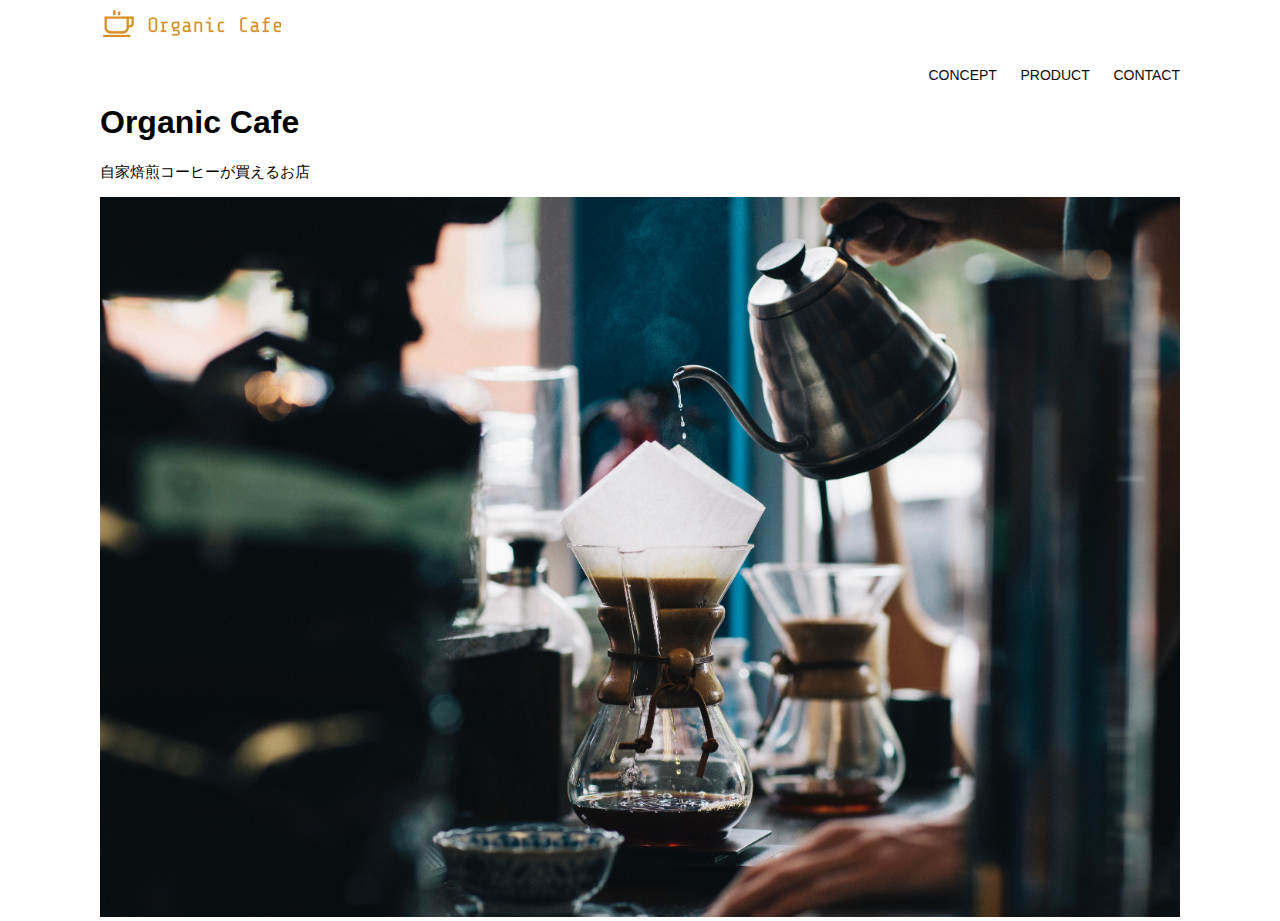
<file: html-css-kadai_013/index.html>
<!DOCTYPE html>
<html>
  <head>
    <title>Organic Cafe</title>
    <meta charset="UTF-8" />
    <meta
      name="description"
      content="自家焙煎のコーヒーがお家で楽しめるOrganic Cafe"
    />
    <meta name="viewport" content="width=device-width, initial-scale=1.0" />
    <link rel="stylesheet" href="style.css" />
  </head>
  <body>
    <!-- ヘッダー -->
    <header>
      <!-- ロゴ -->
      <a href="index.html" id="logo"
        ><img src="images/logo.png" alt="トップページに戻る"
      /></a>
      <img id="menu-sp" src="images/button-menu.png" alt="ナビゲーションを開く" onclick="document.getElementById('nav-sp').style.display = 'block'">
      <nav id="nav-sp">
        <img id="close" src="images/button-close.png" alt="ナビゲーションを閉じる" onclick="document.getElementById('nav-sp').style.display = 'none'">
        <a id="logo-sp" href="index.html"onclick="document.getElementById('nav-sp').style.display = 'none'"><img src="images/logo-sp.png" alt="トップページに戻る"></a>
        <a class="menu" href="index.html#concept" onclick="document.getElementById('nav-sp').style.display = 'none'">CONCEPT</a>
        <a class="menu" href="index.html#concept" onclick="document.getElementById('nav-sp').style.display = 'none'">PRODUCT</a>
        <a class="menu" href="index.html#concept" onclick="document.getElementById('nav-sp').style.display = 'none'">CONTACT</a>

      </nav>
    
    </header>
  
  <!--======== 後略 ========-->
  

      <!-- PC用ナビゲーション -->
      <nav id="nav-pc">
        <a href="index.html#concept">CONCEPT</a>
        <a href="index.html#product">PRODUCT</a>
        <a href="index.html#contact">CONTACT</a>
      </nav>
    </header>
    <main>
      <article>
        <!-- メインビジュアル -->
        <section id="main-visual">
          <div id="main-message">
            <h1>Organic Cafe</h1>
            <p>自家焙煎コーヒーが買えるお店</p>
          </div>
          <img
            src="images/main-image.jpg"
            alt="コーヒーをハンドドリップで淹れる画像"
          />
        </section>
      </article>
    </main>
  </body>
</html>
</file>
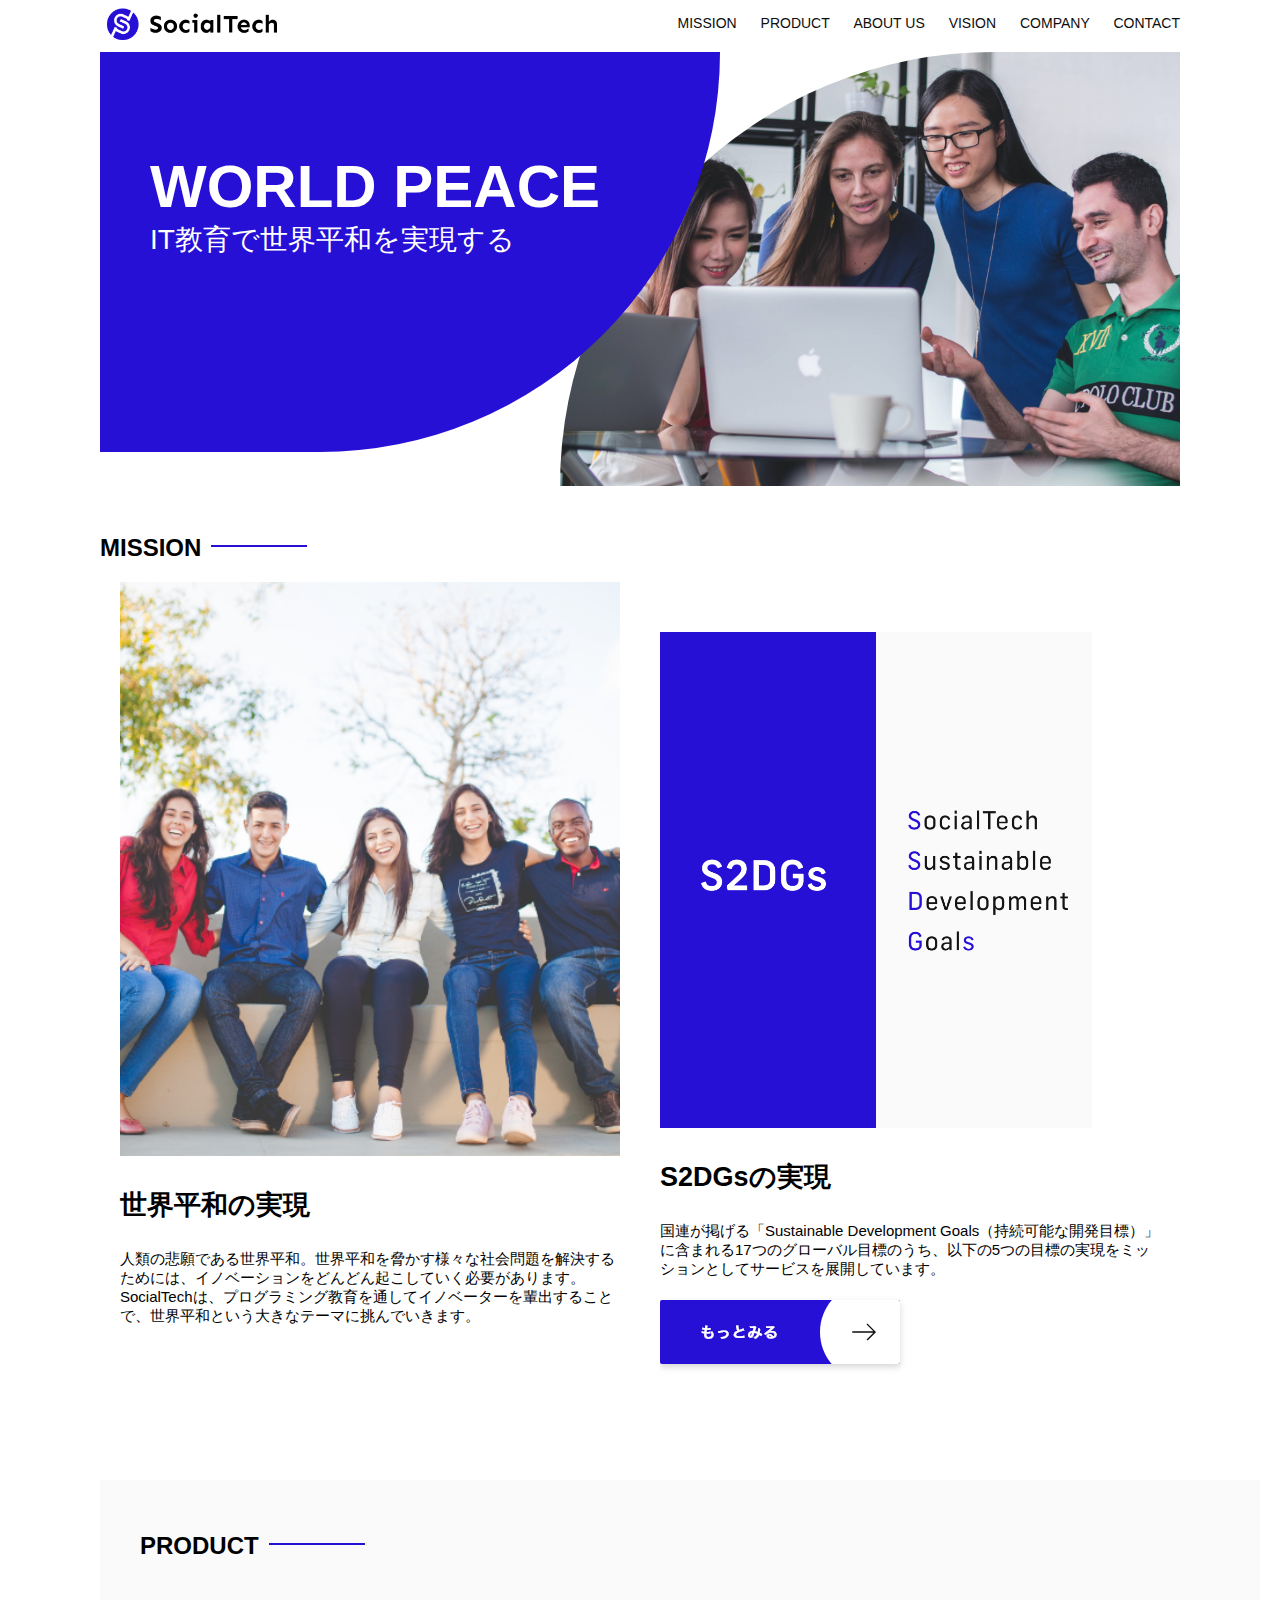
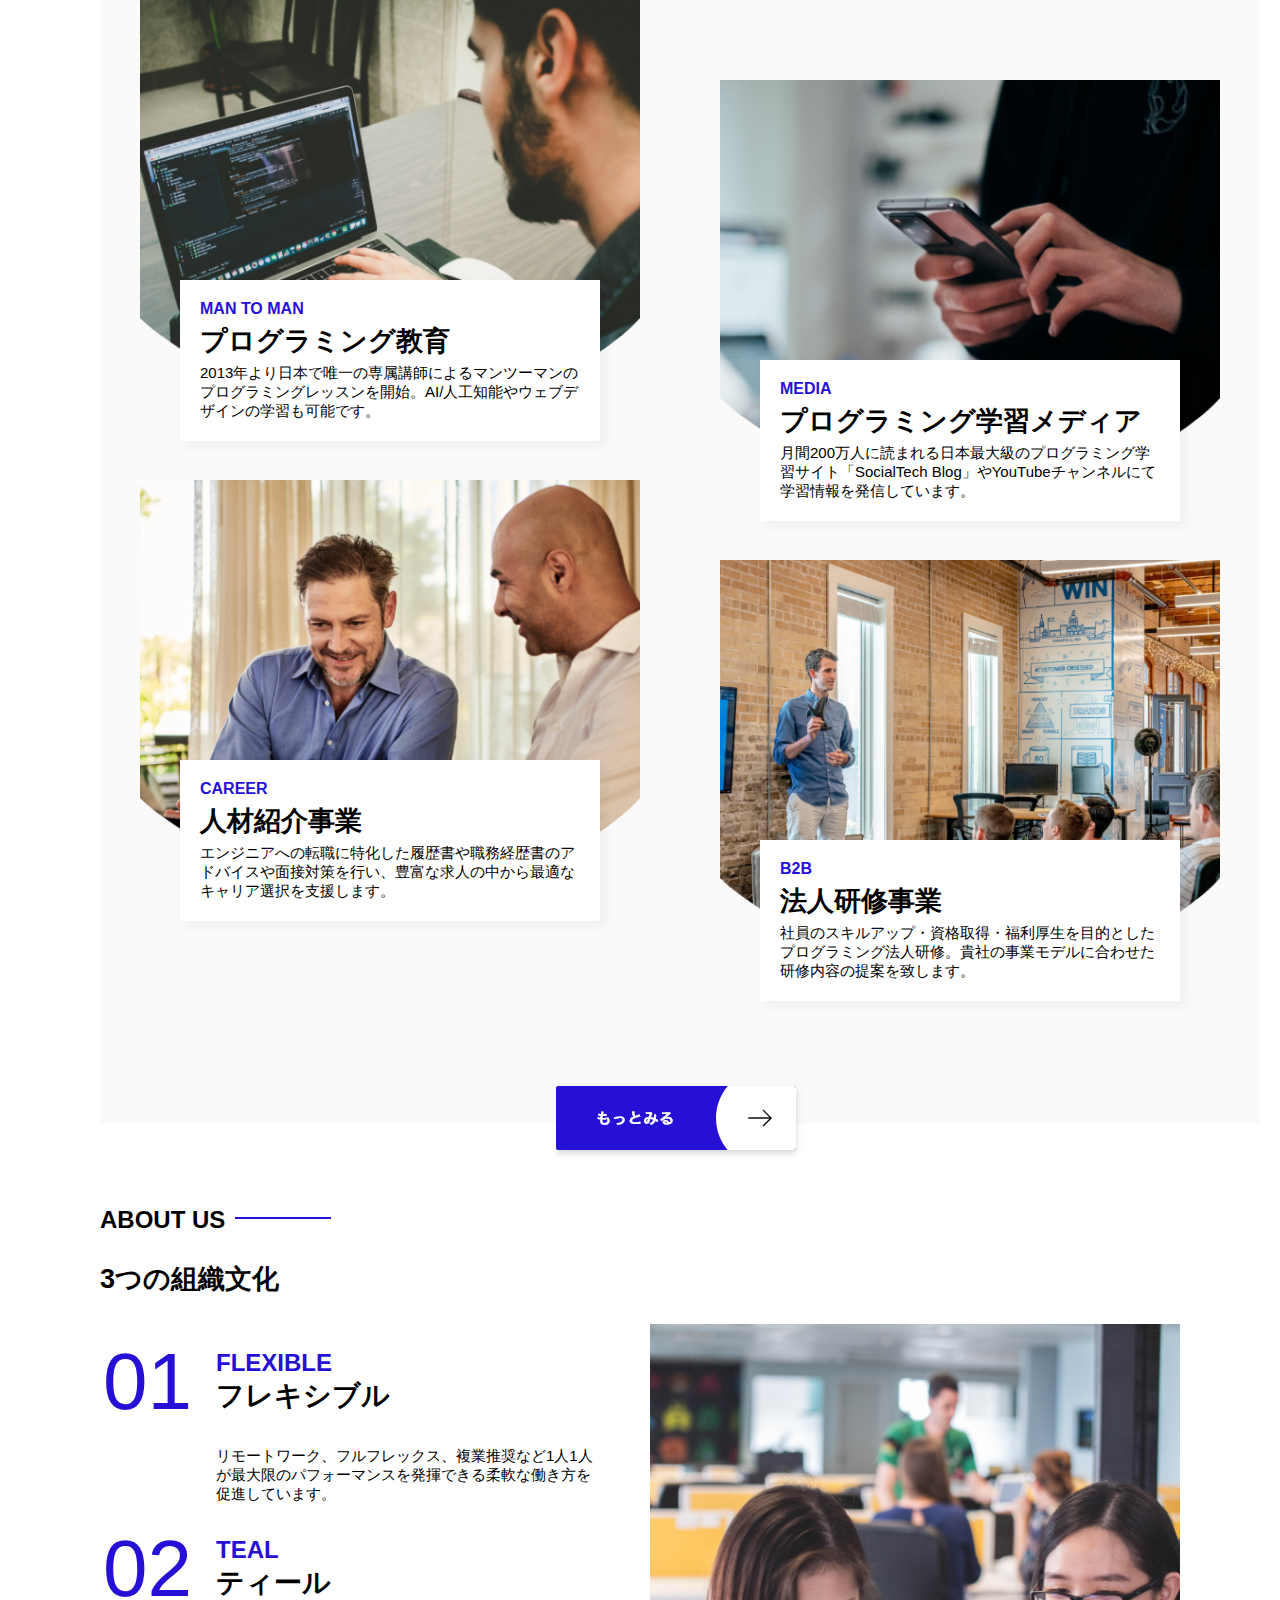
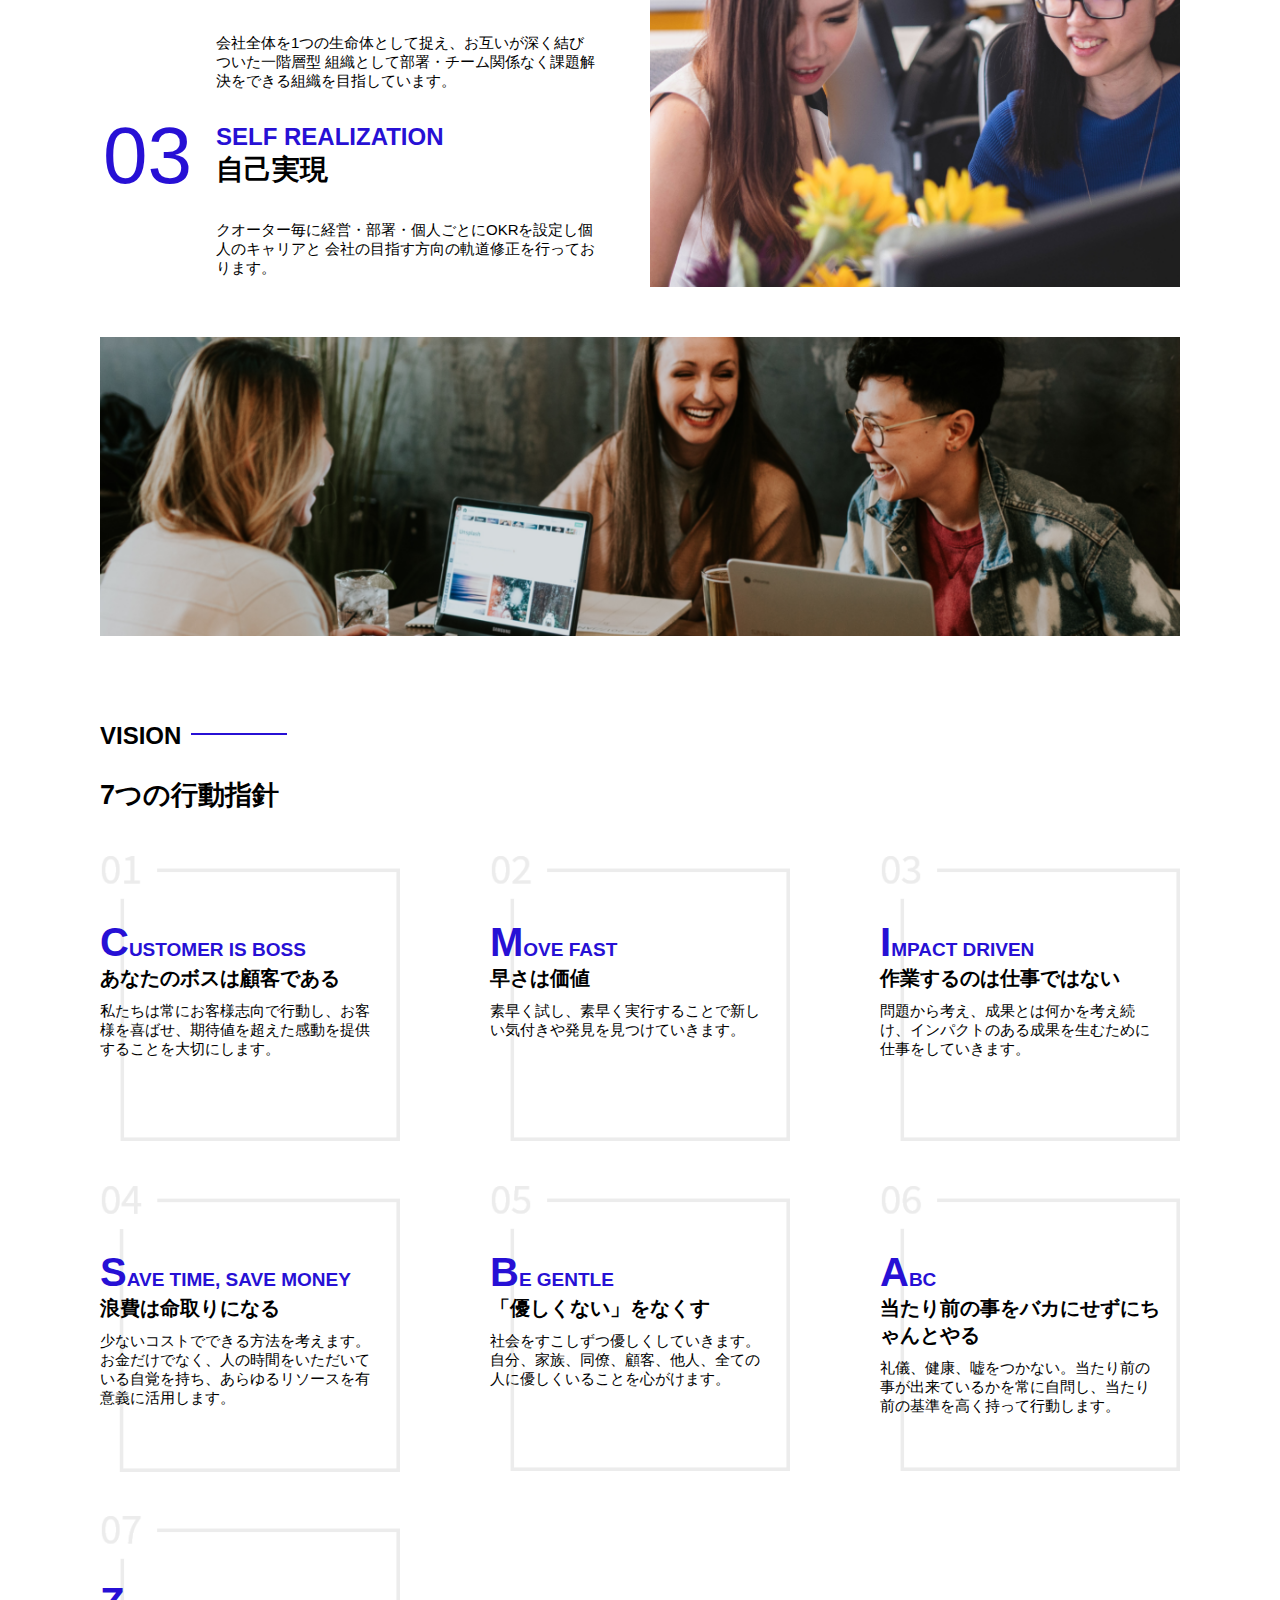
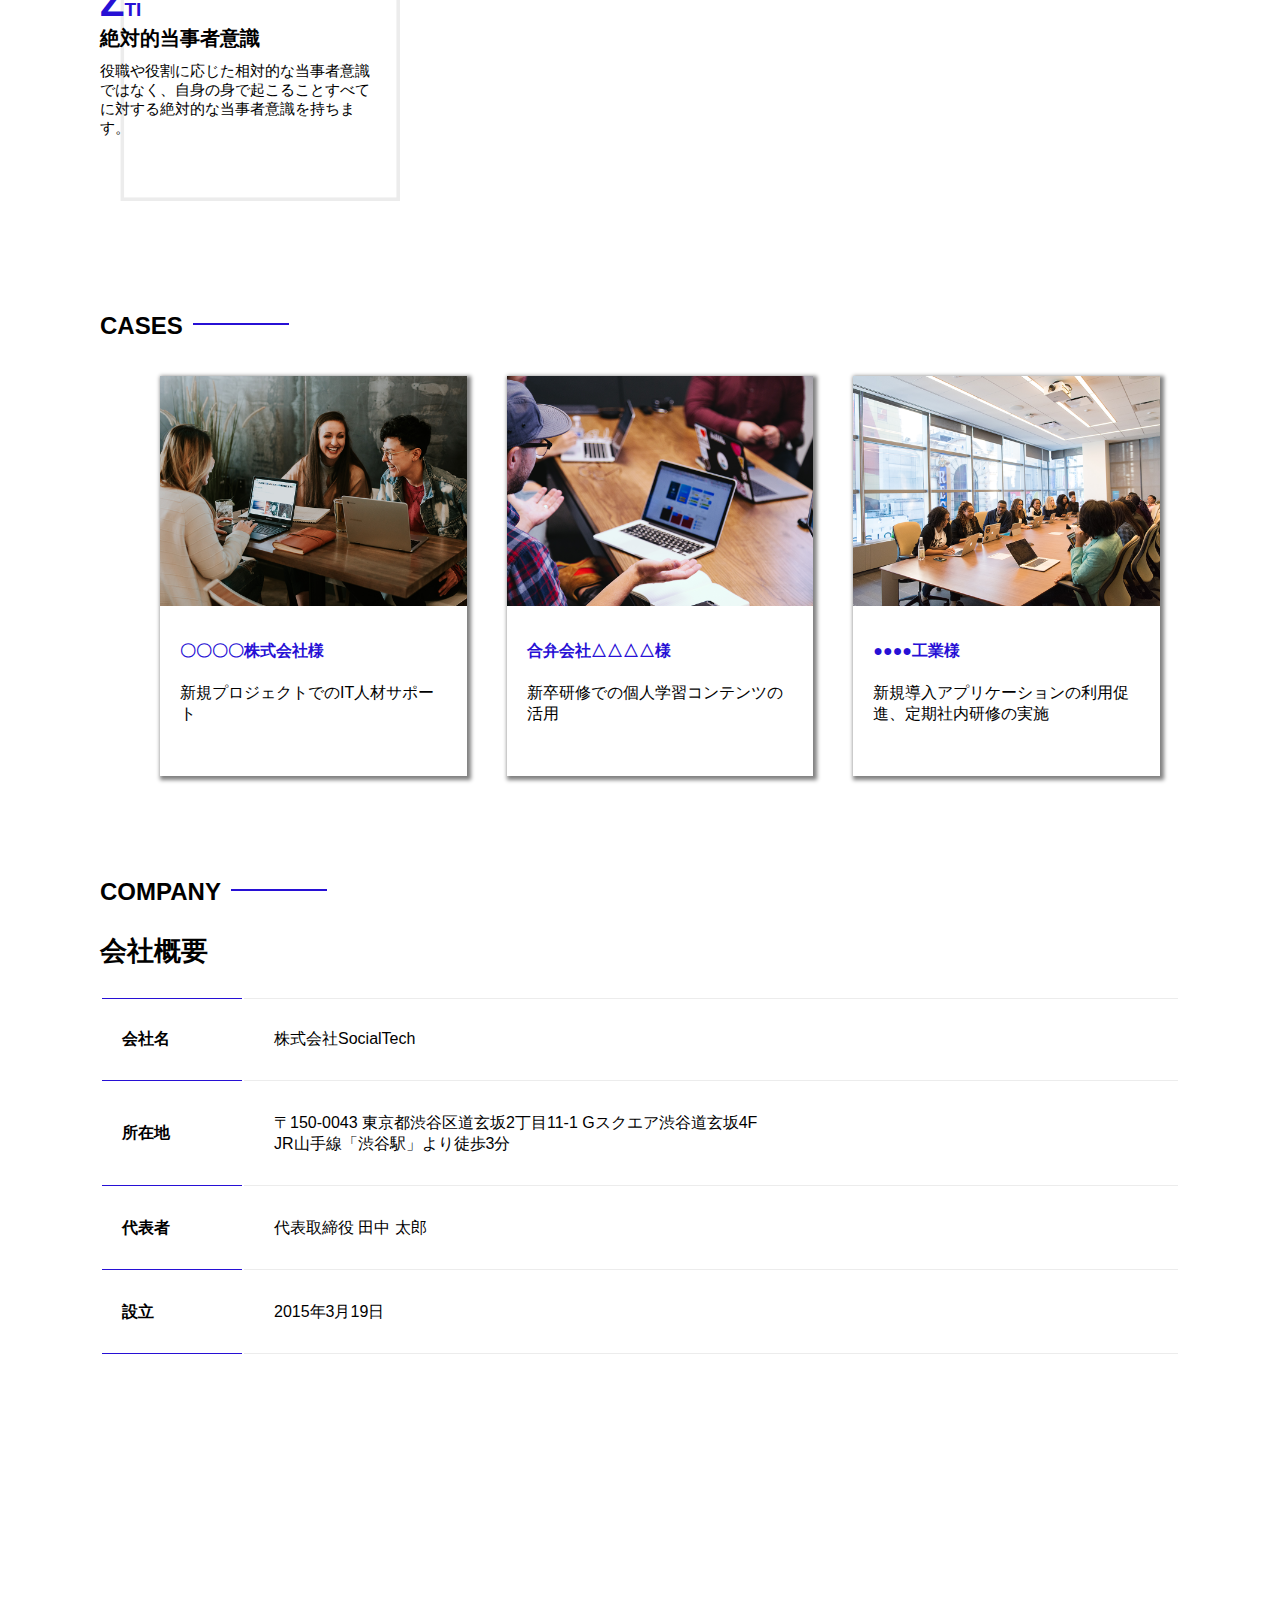
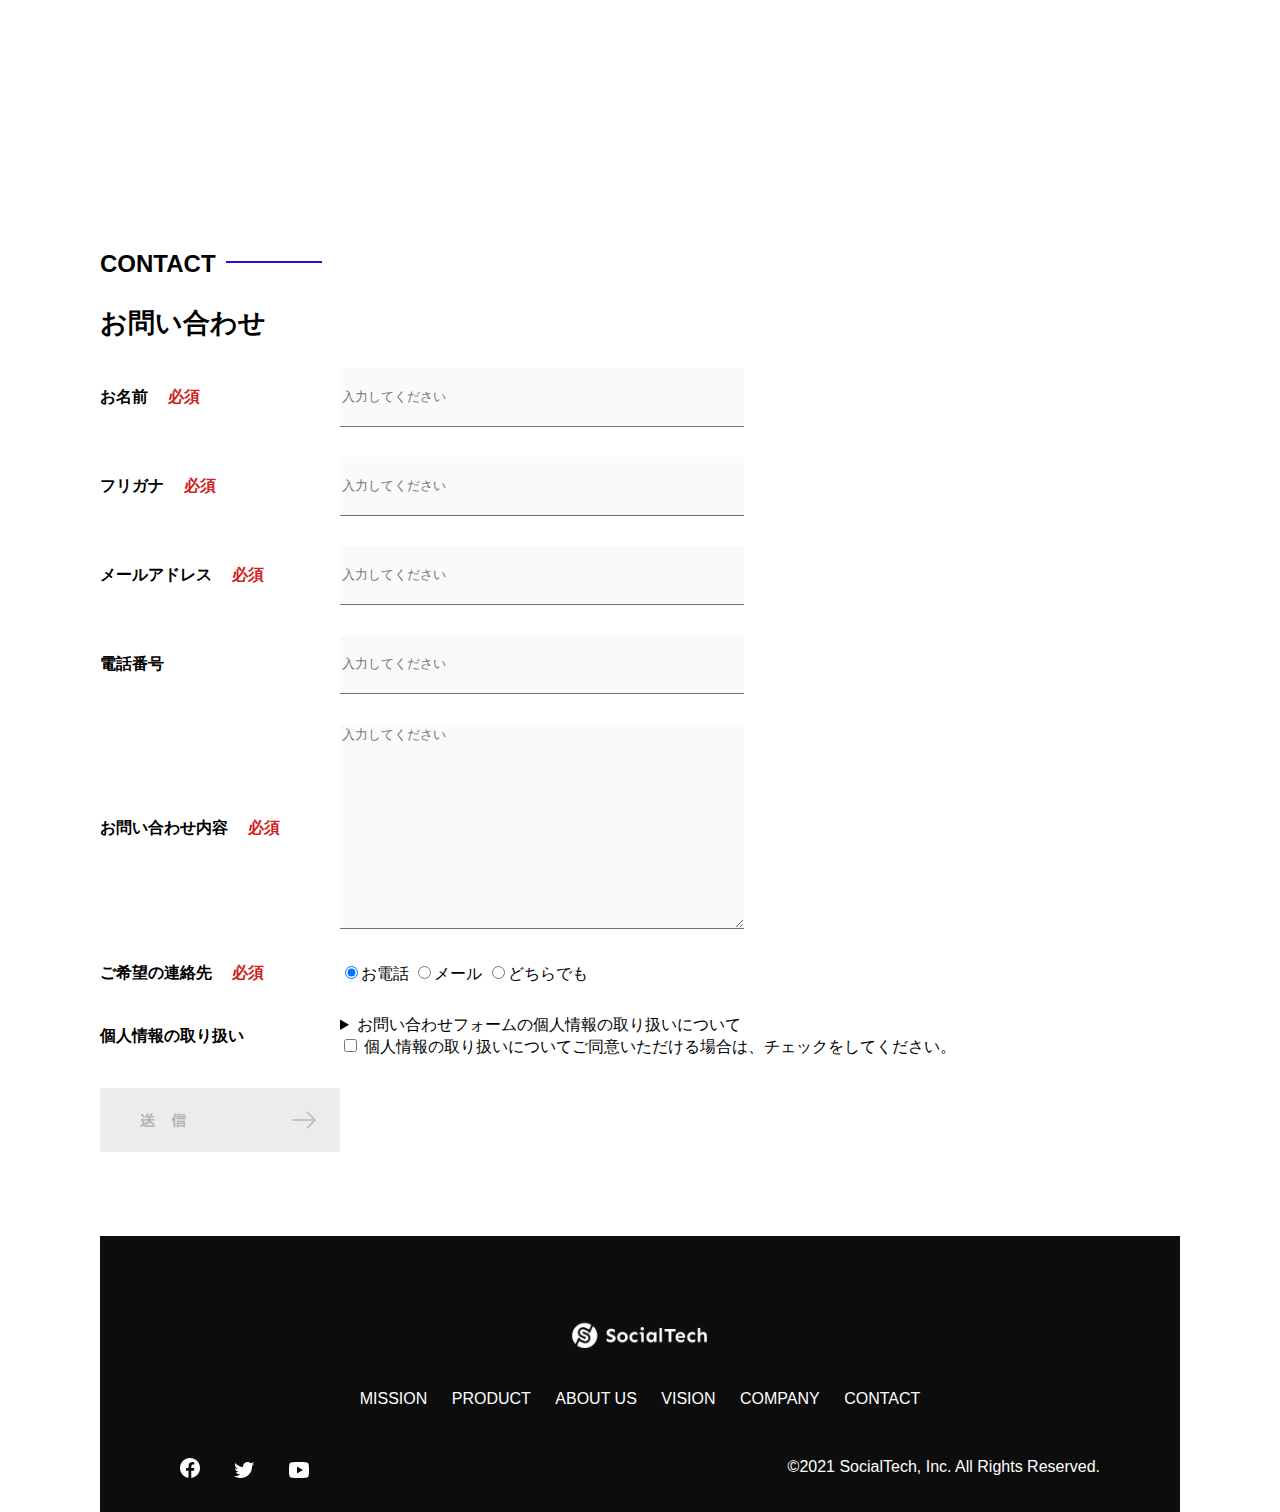
<file: socialtech-kadai_012/index.html>
<!DOCTYPE html>
<html>
  <head>
    <title>SocialTech</title>
    <meta charset="UTF-8" />
    <meta
      name="description"
      content="SocialTechはEdTech業界のリーディングカンパニーを目指します。"
    />
    <meta name="viewport" content="width=device-width, initial-scale=1.0" />
    <link rel="stylesheet" href="style.css" />
  </head>
  <body>
    <!-- ヘッダー -->
    <header>
      <!-- ロゴ -->
      <a href="index.html" id="logo"
        ><img src="images/logo.png" alt="トップページに戻る"
      /></a>

      <!-- PC用ナビゲーション -->
      <nav id="nav-pc">
        <a href="mission.html">MISSION</a>
        <a href="product.html">PRODUCT</a>
        <a href="index.html#aboutus">ABOUT US</a>
        <a href="index.html#vision">VISION</a>
        <a href="index.html#company">COMPANY</a>
        <a href="index.html#contact">CONTACT</a>
      </nav>
    </header>
    <main>
      <article>
        <!-- メインビジュアル -->
        <section id="main-visual">
          <div id="main-message">
            <h1>WORLD PEACE</h1>
            <p>IT教育で世界平和を実現する</p>
          </div>
          <img
            src="images/index/index-main.png"
            alt="PCの周りに集まる多国籍の仲間たち"
          />
        </section>
        <!--ミッション-->
        <section id="mission">
          <h2 class="index-h2">MISSION</h2>
          <div id="mission-flex">
            <div>
              <img
                id="mission-photo"
                src="images/index/index-mission.png"
                alt="屋外のベンチで写真を撮影する多国籍の仲間たち"
              />
              <h3>世界平和の実現</h3>
              <p>
                人類の悲願である世界平和。世界平和を脅かす様々な社会問題を解決するためには、イノベーションをどんどん起こしていく必要があります。SocialTechは、プログラミング教育を通してイノベーターを輩出することで、世界平和という大きなテーマに挑んでいきます。
              </p>
            </div>
            <div>
              <img id="s2dgs" src="images/index/s2dgs.png" alt="S2DGs" />
              <h3>S2DGsの実現</h3>
              <p>
                国連が掲げる「Sustainable Development
                Goals（持続可能な開発目標）」に含まれる17つのグローバル目標のうち、以下の5つの目標の実現をミッションとしてサービスを展開しています。
              </p>
              <a href="mission.html">
                <img src="images/button-more.png" alt="もっとみる" />
              </a>
            </div>
          </div>
        </section>
        <!-- プロダクト -->
        <section id="product">
          <h2 class="index-h2">PRODUCT</h2>
          <div>
            <div id="product-left">
              <div>
                <img
                  class="product-photo"
                  src="images/index/index-mantoman.png"
                  alt="PCでコードを書く男性"
                />
                <div class="product-explain">
                  <span>MAN TO MAN</span>
                  <h3>プログラミング教育</h3>
                  <p>
                    2013年より日本で唯一の専属講師によるマンツーマンのプログラミングレッスンを開始。AI/人工知能やウェブデザインの学習も可能です。
                  </p>
                </div>
              </div>
              <div>
                <img
                  class="product-photo"
                  src="images/index/index-career.png"
                  alt="笑顔で話し合う2人の男性"
                />
                <div class="product-explain">
                  <span>CAREER</span>
                  <h3>人材紹介事業</h3>
                  <p>
                    エンジニアへの転職に特化した履歴書や職務経歴書のアドバイスや面接対策を行い、豊富な求人の中から最適なキャリア選択を支援します。
                  </p>
                </div>
              </div>
            </div>
            <div id="product-right">
              <div>
                <img
                  class="product-photo"
                  src="images/index/index-media.png"
                  alt="スマートフォンを操作する人"
                />
                <div class="product-explain">
                  <span>MEDIA</span>
                  <h3>プログラミング学習メディア</h3>
                  <p>
                    月間200万人に読まれる日本最大級のプログラミング学習サイト「SocialTech
                    Blog」やYouTubeチャンネルにて学習情報を発信しています。
                  </p>
                </div>
              </div>
              <div>
                <img
                  class="product-photo"
                  src="images/index/index-b2b.png"
                  alt="講演中の男性とそれを聴く人々"
                />
                <div class="product-explain">
                  <span>B2B</span>
                  <h3>法人研修事業</h3>
                  <p>
                    社員のスキルアップ・資格取得・福利厚生を目的としたプログラミング法人研修。貴社の事業モデルに合わせた研修内容の提案を致します。
                  </p>
                </div>
              </div>
            </div>
          </div>
          <div>
            <a id="product-more" href="product.html">
              <img src="images/button-more.png" alt="もっとみる" />
            </a>
          </div>
        </section>
        <!---ABOUT US-->
        <section id="aboutus">
          <h2 class="index-h2">ABOUT US</h2>
          <h3>3つの組織文化</h3>
          <div>
            <table class="culture-table">
              <tr>
                <td>
                  <span class="culture-num">01</span>
                </td>
                <td>
                  <span class="culture-en">FLEXIBLE</span>
                  <span class="culture-jp">フレキシブル</span>
                </td>
              </tr>
              <tr>
                <td>
                  <!--空のセル-->
                </td>
                <td>
                  <p class="culture-description">
                    リモートワーク、フルフレックス、複業推奨など1人1人が最大限のパフォーマンスを発揮できる柔軟な働き方を促進しています。
                  </p>
                </td>
              </tr>
              <tr>
                <td>
                  <span class="culture-num">02</span>
                </td>
                <td>
                  <span class="culture-en">TEAL</span>
                  <span class="culture-jp">ティール</span>
                </td>
              </tr>
              <tr>
                <td>
                  <!--空のセル-->
                </td>
                <td>
                  <p class="culture-description">
                    会社全体を1つの生命体として捉え、お互いが深く結びついた一階層型
                    組織として部署・チーム関係なく課題解決をできる組織を目指しています。
                  </p>
                </td>
              </tr>
              <tr>
                <td>
                  <span class="culture-num">03</span>
                </td>
                <td>
                  <span class="culture-en">SELF REALIZATION</span>
                  <span class="culture-jp">自己実現</span>
                </td>
              </tr>
              <tr>
                <td>
                  <!--空のセル-->
                </td>
                <td>
                  <p class="culture-description">
                    クオーター毎に経営・部署・個人ごとにOKRを設定し個人のキャリアと
                    会社の目指す方向の軌道修正を行っております。
                  </p>
                </td>
              </tr>
            </table>
            <img
              class="culture-img"
              src="images/index/index-aboutus1.png"
              alt="笑顔で話し合う2人の女性"
            />
          </div>
          <img
            class="culture-img2"
            src="images/index/index-aboutus2.png"
            alt="笑顔で話し合う3人の男女"
          />
        </section>
        <!-- VISION -->
        <section id="vision">
          <h2 class="index-h2">VISION</h2>
          <h3>7つの行動指針</h3>
          <div>
            <div class="vision-box">
              <img src="images/index/vision-01.png" alt="01" />
              <span>
                <h4>CUSTOMER IS BOSS</h4>
                <h5>あなたのボスは顧客である</h5>
                <p>
                  私たちは常にお客様志向で行動し、お客様を喜ばせ、期待値を超えた感動を提供することを大切にします。
                </p>
              </span>
            </div>
            <div class="vision-box">
              <img src="images/index/vision-02.png" alt="02" />
              <span>
                <h4>MOVE FAST</h4>
                <h5>早さは価値</h5>
                <p>
                  素早く試し、素早く実行することで新しい気付きや発見を見つけていきます。
                </p>
              </span>
            </div>
            <div class="vision-box">
              <img src="images/index/vision-03.png" alt="03" />
              <span>
                <h4>IMPACT DRIVEN</h4>
                <h5>作業するのは仕事ではない</h5>
                <p>
                  問題から考え、成果とは何かを考え続け、インパクトのある成果を生むために仕事をしていきます。
                </p>
              </span>
            </div>
            <div class="vision-box">
              <img src="images/index/vision-04.png" alt="04" />
              <span>
                <h4>SAVE TIME, SAVE MONEY</h4>
                <h5>浪費は命取りになる</h5>
                <p>
                  少ないコストでできる方法を考えます。お金だけでなく、人の時間をいただいている自覚を持ち、あらゆるリソースを有意義に活用します。
                </p>
              </span>
            </div>
            <div class="vision-box">
              <img src="images/index/vision-05.png" alt="05" />
              <span>
                <h4>BE GENTLE</h4>
                <h5>「優しくない」をなくす</h5>
                <p>
                  社会をすこしずつ優しくしていきます。自分、家族、同僚、顧客、他人、全ての人に優しくいることを心がけます。
                </p>
              </span>
            </div>
            <div class="vision-box">
              <img src="images/index/vision-06.png" alt="06" />
              <span>
                <h4>ABC</h4>
                <h5>当たり前の事をバカにせずにちゃんとやる</h5>
                <p>
                  礼儀、健康、嘘をつかない。当たり前の事が出来ているかを常に自問し、当たり前の基準を高く持って行動します。
                </p>
              </span>
            </div>
            <div class="vision-box">
              <img src="images/index/vision-07.png" alt="07" />
              <span>
                <h4>ZTI</h4>
                <h5>絶対的当事者意識</h5>
                <p>
                  役職や役割に応じた相対的な当事者意識ではなく、自身の身で起こることすべてに対する絶対的な当事者意識を持ちます。
                </p>
              </span>
            </div>
          </div>
        </section>
        <!-- CASES -->
        <section id="cases">
          <h2 class="index-h2">CASES</h2>
          <ul>
            <li class="case-card">
              <img src="images/index/case-1.png" class="case-imgsrc">
              <div class="case-info">
                <h4 class="case-name">〇〇〇〇株式会社様</h4>
                <div class="case-content">新規プロジェクトでのIT人材サポート</div>
              </div>
            </li>
            <li class="case-card">
              <img src="images/index/case-2.png" class="case-imgsrc">
              <div class="case-info">
                <h4 class="case-name">合弁会社△△△△様</h4>
                <div class="case-content">新卒研修での個人学習コンテンツの活用</div>
              </div>
            </li>
            <li class="case-card">
              <img src="images/index/case-3.png" class="case-imgsrc">
              <div class="case-info">
                <h4 class="case-name">●●●●工業様</h4>
                <div class="case-content">新規導入アプリケーションの利用促進、定期社内研修の実施</div>
              </div>
            </li>
          </ul>
        </section>

        <!-- COMPANY -->
        <section id="company">
          <h2 class="index-h2">COMPANY</h2>
          <h3>会社概要</h3>
          <table id="company-table">
            <tr>
              <th class="tableheader-first">会社名</th>
              <td class="cell-first">株式会社SocialTech</td>
            </tr>
            <tr>
              <th class="tableheader">所在地</th>
              <td class="cell">
                〒150-0043 東京都渋谷区道玄坂2丁目11-1 Gスクエア渋谷道玄坂4F<br />JR山手線「渋谷駅」より徒歩3分
              </td>
            </tr>
            <tr>
              <th class="tableheader">代表者</th>
              <td class="cell">代表取締役 田中 太郎</td>
            </tr>
            <tr>
              <th class="tableheader">設立</th>
              <td class="cell">2015年3月19日</td>
            </tr>
          </table>
          <iframe
            src="https://www.google.com/maps/embed?pb=!1m18!1m12!1m3!1d3241.7759544892483!2d139.69399665123464!3d35.65789123876098!2m3!1f0!2f0!3f0!3m2!1i1024!2i768!4f13.1!3m3!1m2!1s0x60188caa0042e8d1%3A0xba130bea826a7aa2!2z44CSMTUwLTAwNDMg5p2x5Lqs6YO95riL6LC35Yy66YGT546E5Z2C77yS5LiB55uu77yR77yR4oiS77yR!5e0!3m2!1sja!2sjp!4v1636872991912!5m2!1sja!2sjp"
            style="border: 0"
            allowfullscreen=""
            loading="lazy"
          >
          </iframe>
        </section>
        <!-- お問い合わせフォーム -->
        <section id="contact">
          <h2 class="index-h2">CONTACT</h2>
          <h3>お問い合わせ</h3>
          <form>
            <div>
              <div class="contact-heading">
                <label class="contact-label"
                  >お名前<span class="contact-span">必須</span></label
                >
              </div>
              <div class="contact-form">
                <input
                  type="text"
                  name="name"
                  placeholder="入力してください"
                  class="contact-textbox"
                />
              </div>
            </div>
            <div>
              <div class="contact-heading">
                <label class="contact-label"
                  >フリガナ<span class="contact-span">必須</span></label
                >
              </div>
              <div>
                <input
                  type="text"
                  name="hurigana"
                  placeholder="入力してください"
                  class="contact-textbox"
                />
              </div>
            </div>
            <div>
              <div class="contact-heading">
                <label class="contact-label"
                  >メールアドレス<span class="contact-span">必須</span></label
                >
              </div>
              <div>
                <input
                  type="text"
                  name="email"
                  placeholder="入力してください"
                  class="contact-textbox"
                />
              </div>
            </div>
            <div>
              <div class="contact-heading">
                <label class="contact-label">電話番号</label>
              </div>
              <div>
                <input
                  type="text"
                  name="tel"
                  placeholder="入力してください"
                  class="contact-textbox"
                />
              </div>
            </div>
            <div>
              <div class="contact-heading">
                <label class="contact-label"
                  >お問い合わせ内容<span class="contact-span">必須</span></label
                >
              </div>
              <div>
                <textarea
                  class="contact-textarea"
                  placeholder="入力してください"
                  name="message"
                ></textarea>
              </div>
            </div>
            <div>
              <div class="contact-heading">
                <label class="contact-label"
                  >ご希望の連絡先<span class="contact-span">必須</span></label
                >
              </div>
              <div>
                <input
                  class="radiobutton"
                  type="radio"
                  value="tel"
                  name="contact"
                  checked
                /><label>お電話</label>
                <input
                  class="radiobutton"
                  type="radio"
                  value="mail"
                  name="contact"
                /><label>メール</label>
                <input
                  class="radiobutton"
                  type="radio"
                  value="both"
                  name="contact"
                /><label>どちらでも</label>
              </div>
            </div>
            <div>
              <div class="contact-heading">
                <label class="contact-label">個人情報の取り扱い</label>
              </div>
              <div>
                <details>
                  <summary>
                    お問い合わせフォームの個人情報の取り扱いについて
                  </summary>
                  <div>
                    <span>１．組織の名称又は氏名</span><br />
                    株式会社SocialTech<br /><br />
                    <span
                      >２．個人情報保護管理者（若しくはその代理人）の氏名又は職名、所属及び連絡先
                      鈴木 一郎 コーポレート部</span
                    ><br />
                    メールアドレス：support@socialtech.net<br />
                    TEL：03-xxxx-xxxx<br />
                    <span>３．個人情報の利用目的</span><br />
                    ・本サービス及び本サービスに関連する情報の提供又はそれらに関する連絡のため<br />
                    ・ユーザーの本人確認のため<br />
                    ・当社サービスのご案内のため<br />
                    ・当社の商品等の広告または宣伝（電子メールによるものを含むものとします。）<br /><br />
                    <span>４．個人情報の取り扱い業務の委託</span><br />
                    個人情報の取扱業務の全部または一部を外部に業務委託する場合があります。<br />
                    その際、弊社は、個人情報を適切に保護できる管理体制を敷き実行していることを条件として<br />
                    委託先を厳選したうえで、機密保持契約を委託先と締結し、お客様の個人情報を厳密に管理させます。<br /><br />
                    <span>５．個人情報の開示等の請求</span><br />
                    お客様は、弊社に対してご自身の個人情報の開示等（利用目的の通知、開示、内容の訂正・追加・削除、利用の停止または消去、第三者への提供の停止）に関して、当社問合わせ窓口に申し出ることができます。<br />
                    その際、弊社はお客様ご本人を確認させていただいたうえで、合理的な期間内に対応いたします。<br /><br />
                    なお、個人情報に関する弊社問合わせ先は、次の通りです。<br /><br />
                    株式会社SocialTech　個人情報問合せ窓口<br />
                    〒150-0043　東京都渋谷区道玄坂2丁目11-1 Ｇスクエア渋谷道玄坂
                    4F<br />
                    メールアドレス：support@socialtech.net　TEL：03-xxxx-xxxx<br /><br />
                    <span>６．個人情報を提供されることの任意性について</span
                    ><br /><br />
                    お客様がご自身の個人情報を弊社に提供されるか否かは、お客様のご判断によりますが、もしご提供されない場合には、適切なサービスが提供できない場合がありますので予めご了承ください。
                  </div>
                </details>
                <input type="checkbox" name="agree" />
                <span
                  >個人情報の取り扱いについてご同意いただける場合は、チェックをしてください。</span
                >
              </div>
            </div>
            <input
              type="image"
              value="Submit"
              src="images/button-submit.png"
              alt="送信する"
            />
          </form>
        </section>
      </article>
      <footer>
        <div id="footer-logo">
          <img src="images/logo-sp.png" alt="SocialTech" />
        </div>
        <div id="footer-link">
          <a href="mission.html">MISSION</a>
          <a href="product.html">PRODUCT</a>
          <a href="index.html#aboutus">ABOUT US</a>
          <a href="index.html#vision">VISION</a>
          <a href="index.html#company">COMPANY</a>
          <a href="index.html#contact">CONTACT</a>
        </div>
        <div id="sns-footer">
          <a href="https://www.facebook.com/sejuku2013"
            ><img src="images/button-facebook.png" alt="Facebookのリンク"
          /></a>
          <a href="https://twitter.com/samuraijuku"
            ><img src="images/button-twitter.png" alt="Twitterのリンク"
          /></a>
          <a href="https://www.youtube.com/channel/UCCFOQO5aDK0xXam4cUQXT8g"
            ><img src="images/button-youtube.png" alt="YouTubeのリンク"
          /></a>
          <span id="copyright"
            >&copy;2021 SocialTech, Inc. All Rights Reserved.
          </span>
        </div>
      </footer>
    </main>
  </body>
</html>
</file>
<file: html-css-kadai_013/style.css>
/* PC、スマホ共通スタイル */
body {
  font-family: "Source Sans Pro", "Hiragino Kaku Gothic ProN", Meiryo, Arial,
    sans-serif;
}

p {
  font-size: 15px;
}

#main-visual>img {
  width: 100%;
}

/*================
PC用のスタイル 
=================*/
@media screen and (min-width: 768px) {
  /* 横幅設定 */
  body {
    max-width: 1080px;
    min-width: 960px;
    margin: 0 auto 0 auto;
  }

  /* ヘッダー */
  header {
    display: flex;
    justify-content: space-between;
  }

  /* ナビゲーションのレイアウト */
  #nav-pc {
    text-align: right;
    font-size: 14px;
    padding-top: 15px;
  }

  /* ナビゲーションのリンクの装飾設定 */
  #nav-pc>a {
    text-decoration: none;
    margin-left: 20px;
  }

  #nav-pc>a:link {
    color: #0d0d0d;
  }

  #nav-pc>a:visited {
    color: #0d0d0d;
  }

  #nav-pc>a:hover {
    color: #0d0d0d;
    text-decoration: underline;
  }

  #nav-pc>a:active {
    color: #0d0d0d;
  }
  #menu-sp {
    display: none;
  }
  #nav-sp {
    display: none;
  }
}

@media screen and (max-width: 767px) {
  body {
    min-width: 300px;
    margin: 0;
  }
  #nav-pc {
    display: none;
  }
  #menu-sp {
    float: right;
    padding: 0;
  }
  #nav-sp {
    background-color: #ce933e;
    position: absolute;
    left: 0;
    top: 0;
    height: 100%;
    width: 100%;
    display: none;
    z-index: 100;
  }
  #close {
    position: absolute;
    top: 20px;
    right: 20px;
  }
  #logo-sp {
    margin: 80px 0px 30px 20px;
  }
  #nav-sp > a {
    display: block;
  }
  #nav-sp > a:link {
    color: 	#ffffff;
  }
  #nav-sp > a:visited {
    color: 	#ffffff;
  }
  #nav-sp > a:hover {
    color: #ffffff;
  }
  #nav-sp > a:hover {
    text-decoration: underline;
  }
  #nav-sp > a:active {
    color: #ffffff;
  }
  #nav-sp > .menu {
    text-decoration: none;
    display: block;
    margin: auto 20px auto 20px;
    height: 44px;
    font-size: 16px;
    background-repeat: no-repeat;
    background-position: right top;
  }
}
</file>
<file: socialtech-kadai_012/style.css>
/* PC、スマホ共通スタイル */
body {
  font-family: "Source Sans Pro", "Hiragino Kaku Gothic ProN", Meiryo, Arial,
    sans-serif;
}

p {
  font-size: 15px;
}

/*================
PC用のスタイル 
=================*/
/* 横幅設定 */
body {
  max-width: 1080px;
  min-width: 960px;
  margin: 0 auto 0 auto;
}

/* ヘッダー */
header {
  display: flex;
  justify-content: space-between;
}

/* ナビゲーションのレイアウト */
#nav-pc {
  text-align: right;
  font-size: 14px;
  padding-top: 15px;
}

/* ナビゲーションのリンクの装飾設定 */
#nav-pc>a {
  text-decoration: none;
  margin-left: 20px;
}

#nav-pc>a:link {
  color: #0d0d0d;
}

#nav-pc>a:visited {
  color: #0d0d0d;
}

#nav-pc>a:hover {
  color: #0d0d0d;
  text-decoration: underline;
}

#nav-pc>a:active {
  color: #0d0d0d;
}

/* メインビジュアル*/
#main-visual {
  position: relative;
  height: 400px;
}

#main-message {
  position: absolute;
  top: 0;
  left: 0;
  background-color: #2710d5;
  color: #ffffff;
  border-radius: 0 0 476px 0;
  max-width: 620px;
  height: 100%;
  width: 100%;
  z-index: 11;
}

#main-message>h1 {
  font-size: 60px;
  font-weight: bold;
  margin: 100px 0 0 50px;
}

#main-message>p {
  font-size: 28px;
  margin: 0 0 0 50px;
}

#main-visual>img {
  max-width: 620px;
  border-radius: 476px 0 0 0;
  position: absolute;
  top: 0;
  right: 0;
  z-index: 10;
}

/* 見出し */
h2 {
  margin: 40px 0 0 0;
}

h2::after {
  content: url("images/line.png");
  margin-left: 10px;
}

h3 {
  font-size: 27px;
}

/* ミッション */
#mission {
  margin: 80px auto 80px auto;
  width: 100%;
}

#mission-flex {
  width: 100%;
  display: flex;
}

#mission-flex>div {
  width: 50%;
  margin: 20px;
}

#mission-photo {
  width: 100%;
}

#s2dgs {
  margin-top: 50px;
}

/* プロダクト */
#product {
  background-color: #fafafa;
  width: 100%;
  margin: 80px 0 80px 0;
  padding: 10px 40px 0px 40px;
}

/* 外枠 */
#product>div {
  margin-top: 40px;
  display: flex;
}

/* 左のカラム */
#product-left {
  width: 50%;
  margin-right: 20px;
}

/* 右のカラム */
#product-right {
  width: 50%;
  margin-left: 20px;
  margin-top: 80px;
}

/* 画像＋説明の枠 */
#product-left>div {
  position: relative;
  height: 480px;
  margin-right: 20px;
}

#product-right>div {
  position: relative;
  height: 480px;
  margin-left: 20px;
}

/* 画像 */
.product-photo {
  width: 100%;
}

/* 説明文の枠 */
.product-explain {
  background-color: #ffffff;
  position: absolute;
  left: 0;
  top: 280px;
  margin: 0 40px 0 40px;
  padding: 20px;
  box-shadow: 5px 5px 10px rgba(0, 0, 0, 0.05);
}

/* 説明文の英語 */
.product-explain>span {
  color: #2710d5;
  font-weight: bold;
  font-size: 16px;
  margin: 0;
}

/* 説明文の見出し */
.product-explain>h3 {
  margin: 5px 0 5px 0;
}

/* 説明文 */
.product-explain>p {
  margin: 0;
}

/* 「もっとみる」ボタン */
#product-more {
  margin: 0 auto -42px auto;
}

/* ABOUT US */
#aboutus {
  margin: 80px auto 80px auto;
}

/* 3つの組織文化と画像を入れる枠 */
#aboutus>div {
  display: flex;
}

/* 画像 */
.culture-img {
  width: 100%;
  align-self: flex-start;
}

.culture-img2 {
  margin-top: 50px;
  width: 100%;
}

/* 3つの組織文化の表 */
.culture-table {
  max-width: 500px;
  margin-right: 50px;
}

/* 番号 */
.culture-num {
  font-size: 80px;
  color: #2710d5;
  margin: 0 20px 0 0;
}

/* 組織文化英語 */
.culture-en {
  color: #2710d5;
  font-weight: bold;
  font-size: 24px;
  display: block;
}

/* 組織文化日本語 */
.culture-jp {
  font-size: 28px;
  font-weight: bold;
}

/* 説明文 */
.culture-description {
  margin: 0;
}

/* ビジョン */
#vision {
  margin: 80px auto 80px auto;
}

/* セクション内の外枠 */
#vision>div {
  width: 100%;
  display: flex;
  justify-content: space-between;
  flex-wrap: wrap;
}

/* 7つの行動指針の枠 */
.vision-box {
  width: 300px;
  height: 300px;
  margin-bottom: 30px;
  position: relative;
}

.vision-box>img {
  width: 100%;
  height: auto;
  position: absolute;
  top: 0;
  left: 0;
  z-index: 30;
}

.vision-box>span {
  position: absolute;
  top: 0;
  left: 0;
  z-index: 31;
  margin-right: 20px;
}

.vision-box>span>h4 {
  color: #2710d5;
  font-size: 19px;
  margin: 80px 0 0 0;
  Ï
}

.vision-box>span>h4::first-letter {
  font-size: 40px;
}

.vision-box>span>h5 {
  font-size: 20px;
  margin: 0 0 0 0;
}

.vision-box>span>p {
  margin: 10px 0 0 0;
}

/* 会社概要 */
#company {
  margin: 80px auto 80px auto;
}

#company-table {
  width: 100%;
}

.tableheader {
  text-align: left;
  padding: 20px;
  border-bottom-color: #2710d5;
  border-bottom-width: 1px;
  border-bottom-style: solid;
  width: 100px;
}

.tableheader-first {
  text-align: left;
  padding: 20px;
  border-bottom-color: #2710d5;
  border-bottom-width: 1px;
  border-bottom-style: solid;
  border-top-color: #2710d5;
  border-top-width: 1px;
  border-top-style: solid;
  width: 100px;
}

.cell {
  padding: 30px;
  border-bottom-color: #ececec;
  border-bottom-width: 1px;
  border-bottom-style: solid;
}

.cell-first {
  padding: 30px;
  border-bottom-color: #ececec;
  border-bottom-width: 1px;
  border-bottom-style: solid;
  border-top-color: #ececec;
  border-top-width: 1px;
  border-top-style: solid;
}

#company>iframe {
  width: 100%;
  height: 368px;
  margin-top: 40px;
}

/* お問い合わせ */
#contact {
  margin: 80px auto 80px auto;
}

/* 外枠 */
#contact>form>div {
  display: flex;
  flex-direction: row;
  flex-wrap: wrap;
  padding-bottom: 30px;
}

/* 左列の見出し */
.contact-heading {
  width: 240px;
  align-self: center;
}

/* 見出しのラベル */
.contact-label {
  font-weight: bold;
}

/* 必須 */
.contact-span {
  color: #ce2222;
  margin: 0 0 0 20px;
  font-weight: bold;
}

/* テキストボックス */
.contact-textbox {
  border-top: 0;
  border-left: 0;
  border-right: 0;
  border-bottom-width: 1px;
  border-bottom-color: #707070;
  border-bottom-style: solid;
  background-color: #fafafa;
  width: 400px;
  height: 56px;
}

/* お問い合わせ内容のテキストエリア */
.contact-textarea {
  border-top: 0;
  border-left: 0;
  border-right: 0;
  border-bottom-width: 1px;
  border-bottom-color: #707070;
  border-bottom-style: solid;
  background-color: #fafafa;
  width: 400px;
  height: 200px;
}

/* 個人情報の取り扱い */
details {
  width: 700px;
}

details>div {
  background-color: #fafafa;
  padding: 20px;
}

details>div>span {
  font-weight: bold;
}

/* フッター */
footer {
  background-color: #0d0d0d;
  text-align: center;
  padding: 80px 80px 30px 80px;
}

#footer-logo {
  margin-bottom: 30px;
}

#footer-link {
  margin-bottom: 50px;
}
#footer-link > a {
  text-decoration: none;
  margin: 10px;
}
#footer-link > a:link {
  color: #ffffff;
}
#footer-link > a:visited {
  color: #ffffff;
}
#footer-link > a:hover {
  color: #ffffff;
  text-decoration: underline;
}
#footer-link > a:active {
  color: #ffffff;
}

#sns-footer {
  text-align: left;
  width: 100%;
}

#sns-footer > a {
  margin-right: 30px;
}

#copyright {
  color: #ffffff;
  float: right;
}

#cases {
  margin: 40px auto 40% auto 40%;
  width: 100%S;
}

#cases > ul {
  display: flex;
  list-style: none;
}

#cases > ul > li  {
  flex-basis: 33%;
  margin: 20px;
}

img {
  max-width: 100%;
}

.case-card {
  background-color: #FFFFFF;
  height: 400px;
  box-shadow: 2px 2px 4px 2px gray;
}

.case-img {
  width: 100%;
}

.case-info {
  padding: 10px 20px 10px 20px;
}

.case-name {
  color: #2710d5;
  size: 19px;
}

.case-content {
  size: 14px;
}
</file>
